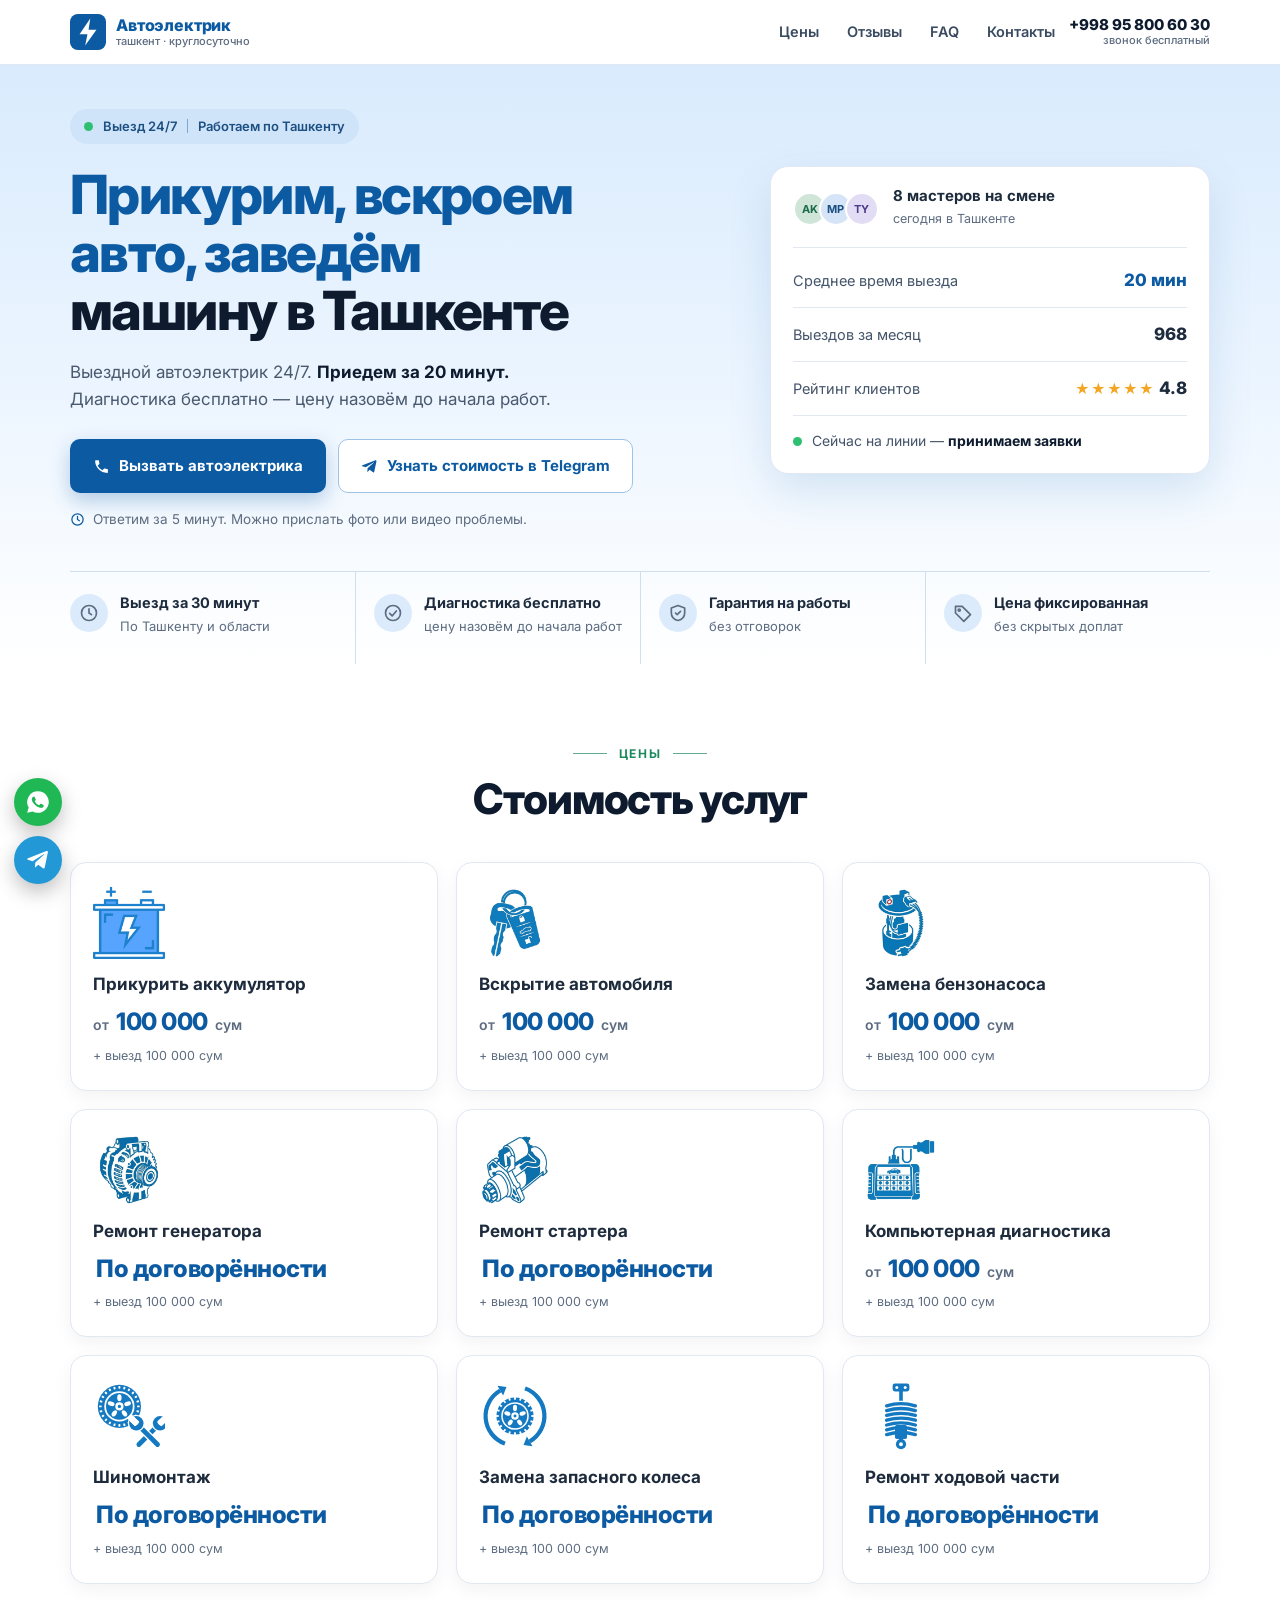
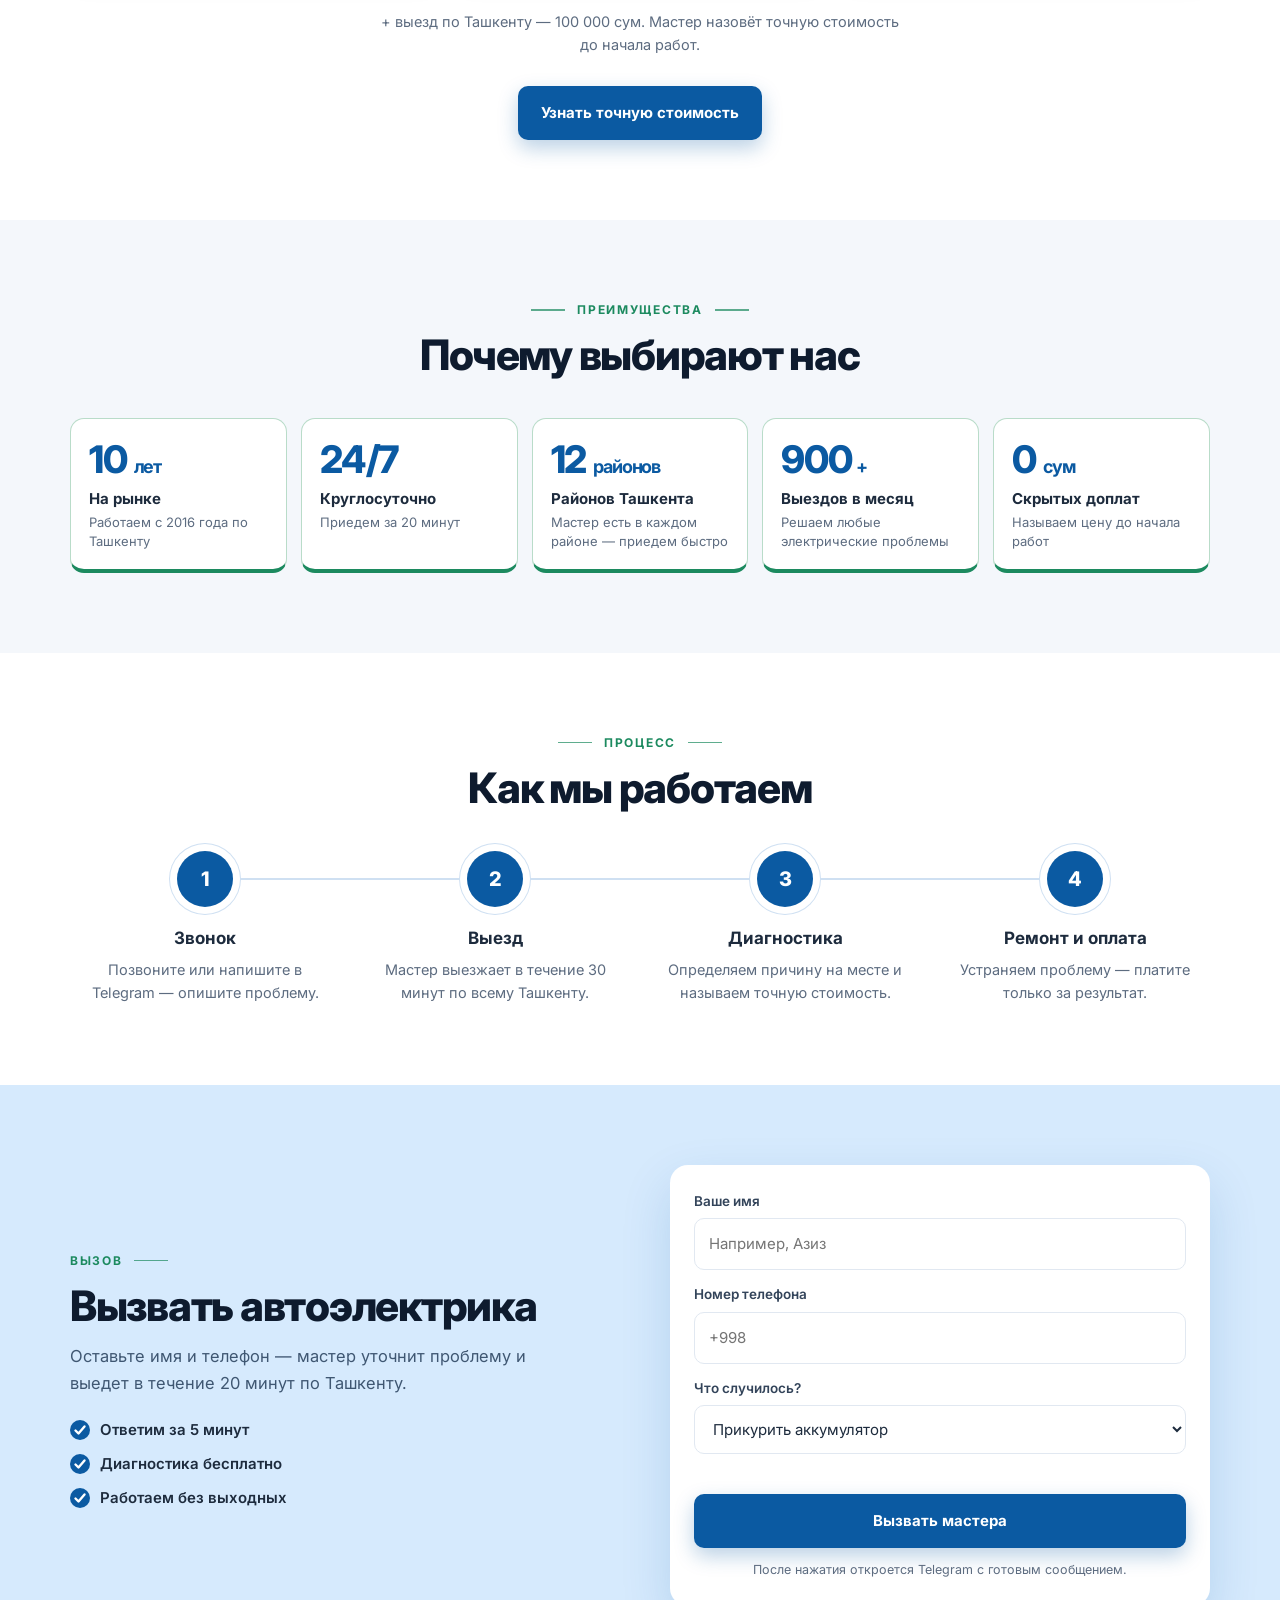
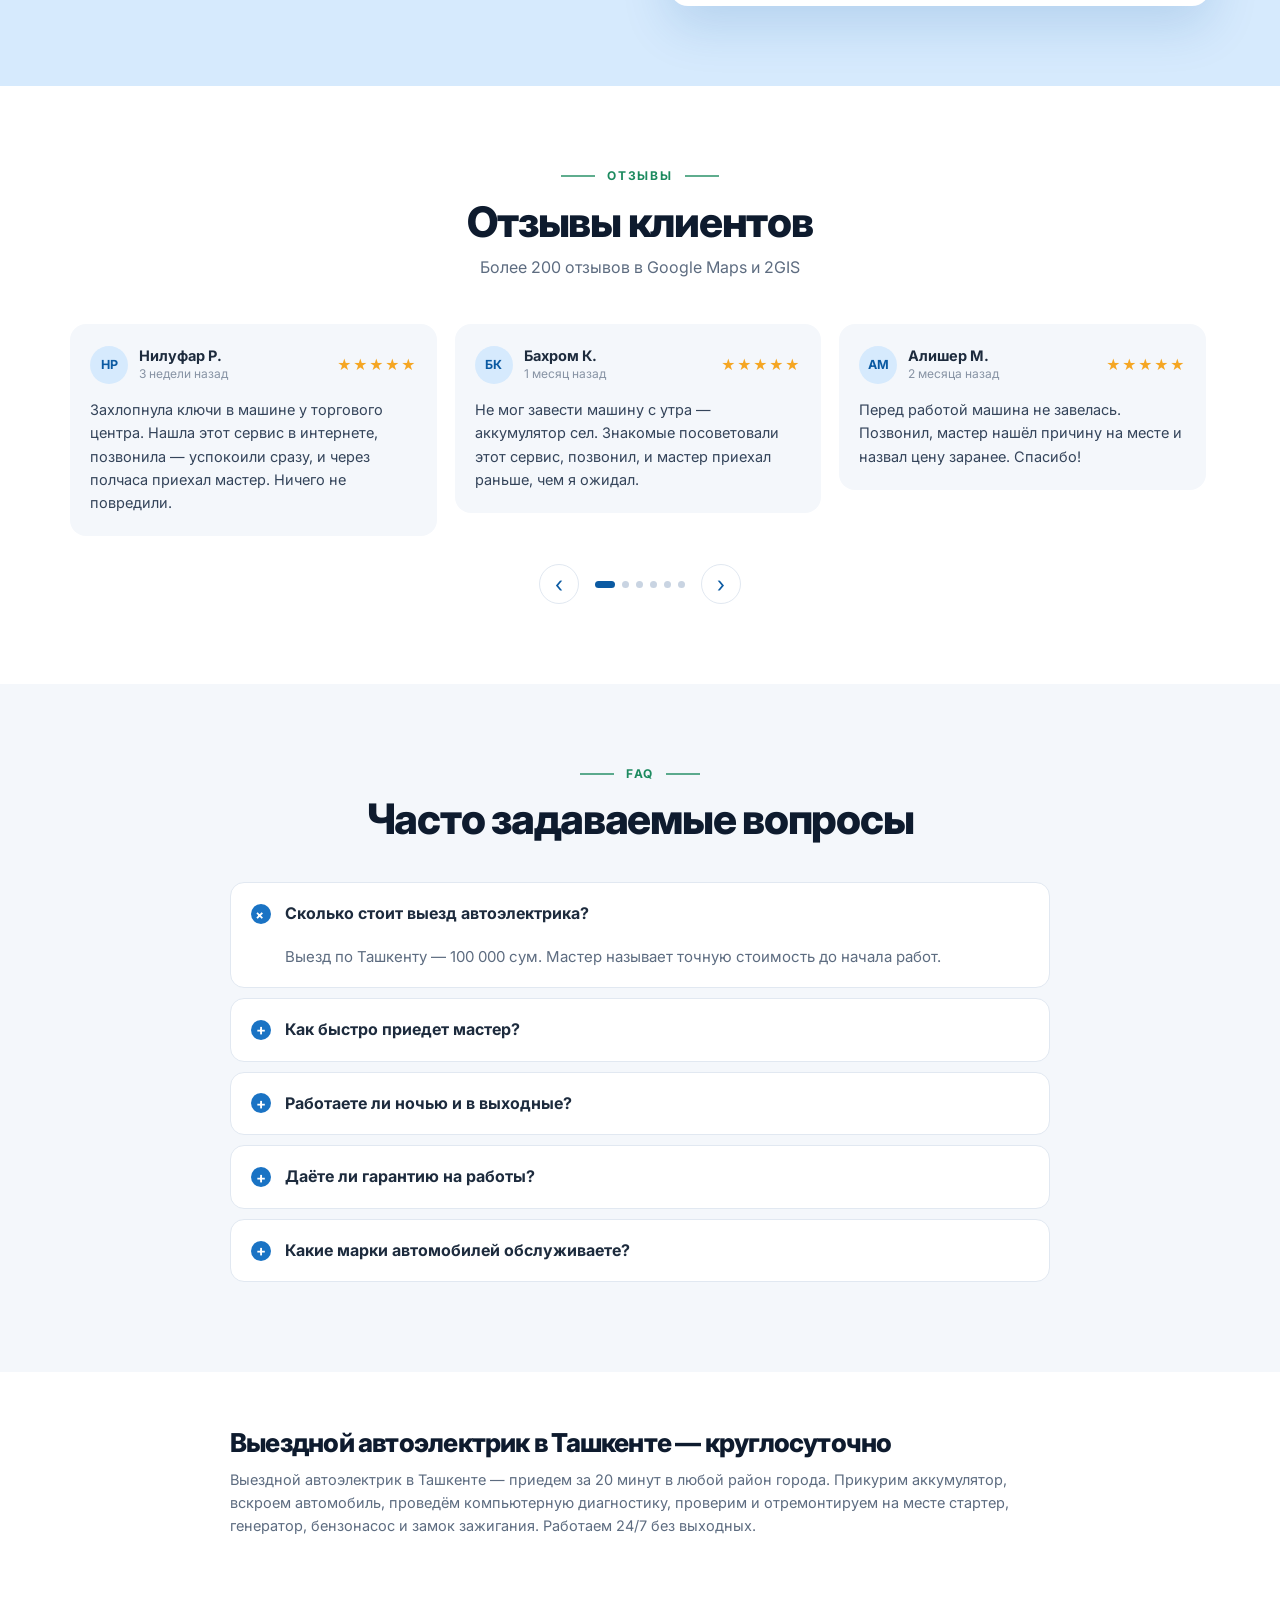
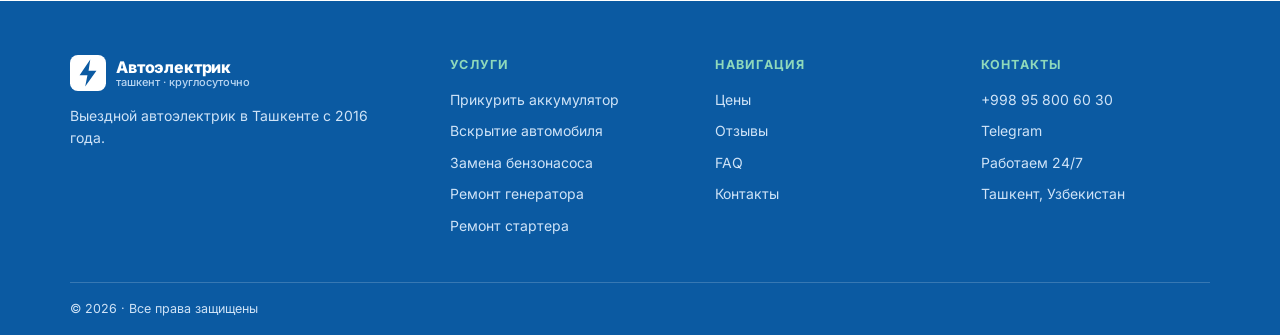
<file: index.html>
<!DOCTYPE html>
<html lang="ru">
<head>
<meta charset="UTF-8">
<meta name="viewport" content="width=device-width, initial-scale=1, viewport-fit=cover">
<title>Автоэлектрик Ташкент 24/7 — выездной автоэлектрик</title>
<meta name="description" content="Выездной автоэлектрик в Ташкенте 24/7: прикурить аккумулятор, вскрыть авто, ремонт стартера и генератора, шиномонтаж, ремонт ходовой части. Приедем за 20 минут.">
<meta name="theme-color" content="#0b5aa2">
<link rel="icon" href="data:image/svg+xml,%3Csvg xmlns='http://www.w3.org/2000/svg' viewBox='0 0 64 64'%3E%3Crect width='64' height='64' rx='14' fill='%230b5aa2'/%3E%3Cpath d='M36 8 17 36h14l-4 20 20-28H33z' fill='%23fff'/%3E%3C/svg%3E">
<link rel="preconnect" href="https://fonts.googleapis.com">
<link rel="preconnect" href="https://fonts.gstatic.com" crossorigin>
<link href="https://fonts.googleapis.com/css2?family=Inter:wght@400;500;600;700;800&display=swap" rel="stylesheet">
<link rel="stylesheet" href="style.css">
</head>
<body>

<header class="header" id="top">
  <div class="wrap header__in">
    <a href="#top" class="logo" aria-label="Avtoelektrik">
      <svg viewBox="0 0 64 64" width="36" height="36" aria-hidden="true"><rect width="64" height="64" rx="14" fill="#0b5aa2"/><path d="M36 8 17 36h14l-4 20 20-28H33z" fill="#fff"/></svg>
      <span class="logo__t"><b data-i18n="brand"></b><small data-i18n="logo_sub"></small></span>
    </a>
    <nav class="nav" id="nav">
      <a href="#prices" data-i18n="nav_prices"></a>
      <a href="#reviews" data-i18n="nav_reviews"></a>
      <a href="#faq" data-i18n="nav_faq"></a>
      <a href="#order" data-i18n="nav_contact"></a>
    </nav>
    <div class="header__r">
      <a class="hphone js-tel" href="tel:+998958006030">
        <b class="js-tel-text"></b>
        <small data-i18n="call_free"></small>
      </a>
    </div>
  </div>
</header>

<main>
<!-- HERO -->
<section class="hero">
  <div class="wrap hero__in">
    <div class="hero__l">
      <p class="badge"><span class="dot"></span><span data-i18n="badge1"></span><i></i><span data-i18n="badge2"></span></p>
      <h1><span class="blue" data-i18n="h1a"></span> <span data-i18n="h1b"></span></h1>
      <p class="lead" data-i18n-html="lead"></p>
      <div class="cta">
        <a class="btn btn--blue js-tel" href="tel:+998958006030">
          <svg viewBox="0 0 24 24" width="17" height="17"><path fill="currentColor" d="M6.6 10.8a15 15 0 0 0 6.6 6.6l2.2-2.2a1 1 0 0 1 1-.25 11.4 11.4 0 0 0 3.6.57 1 1 0 0 1 1 1V20a1 1 0 0 1-1 1A17 17 0 0 1 3 4a1 1 0 0 1 1-1h3.5a1 1 0 0 1 1 1c0 1.25.2 2.45.57 3.6a1 1 0 0 1-.25 1z"/></svg>
          <span data-i18n="cta_call"></span>
        </a>
        <a class="btn btn--line js-tg" href="#" target="_blank" rel="noopener">
          <svg viewBox="0 0 24 24" width="17" height="17"><path fill="currentColor" d="M21.9 4.3 18.7 19.4c-.2 1-.9 1.3-1.7.8l-4.8-3.5-2.3 2.2c-.3.3-.5.5-1 .5l.4-4.9 8.9-8c.4-.3-.1-.5-.6-.2L6.6 13.2 1.9 11.7c-1-.3-1-1 .2-1.5L20.4 3.1c.9-.3 1.6.2 1.5 1.2z"/></svg>
          <span data-i18n="cta_tg"></span>
        </a>
      </div>
      <p class="note"><svg viewBox="0 0 24 24" width="15" height="15" fill="none" stroke="currentColor" stroke-width="2" stroke-linecap="round"><circle cx="12" cy="12" r="9"/><path d="M12 7v5l3 2"/></svg><span data-i18n="note"></span></p>
    </div>

    <div class="hero__r">
      <div class="live">
        <div class="live__top">
          <div class="avs"><i>AK</i><i>MP</i><i>TY</i></div>
          <div><b id="liveMasters"></b><small data-i18n="live_today"></small></div>
        </div>
        <dl class="live__rows">
          <div><dt data-i18n="live_avg"></dt><dd class="blue" id="liveAvg"></dd></div>
          <div><dt data-i18n="live_month"></dt><dd id="liveMonth"></dd></div>
          <div><dt data-i18n="live_rating"></dt><dd><span class="stars">★★★★★</span> <span id="liveRating"></span></dd></div>
        </dl>
        <p class="live__on"><span class="dot"></span><span data-i18n-html="live_online"></span></p>
      </div>
    </div>
  </div>

  <div class="wrap">
    <ul class="feat" id="feat"></ul>
  </div>
</section>

<!-- PRICES -->
<section class="sec" id="prices">
  <div class="wrap">
    <div class="head"><p class="eyebrow" data-i18n="pr_eyebrow"></p><h2 data-i18n="pr_title"></h2></div>
    <div class="prices" id="prices-list"></div>
    <p class="pr__note" id="prNote"></p>
    <div class="center"><a class="btn btn--blue" href="#order" data-i18n="pr_cta"></a></div>
  </div>
</section>

<!-- ADVANTAGES -->
<section class="sec sec--soft" id="why">
  <div class="wrap">
    <div class="head"><p class="eyebrow" data-i18n="adv_eyebrow"></p><h2 data-i18n="adv_title"></h2></div>
    <div class="stats" id="stats"></div>
  </div>
</section>

<!-- PROCESS -->
<section class="sec" id="process">
  <div class="wrap">
    <div class="head"><p class="eyebrow" data-i18n="proc_eyebrow"></p><h2 data-i18n="proc_title"></h2></div>
    <ol class="steps" id="steps"></ol>
  </div>
</section>

<!-- ORDER -->
<section class="sec order" id="order">
  <div class="wrap order__in">
    <div class="order__l">
      <p class="eyebrow eyebrow--l" data-i18n="ord_eyebrow"></p>
      <h2 data-i18n="ord_title"></h2>
      <p class="order__lead" data-i18n="ord_lead"></p>
      <ul class="checks">
        <li data-i18n="ord_1"></li>
        <li data-i18n="ord_2"></li>
        <li data-i18n="ord_3"></li>
      </ul>
    </div>
    <form class="form" id="form" novalidate>
      <label><span data-i18n="f_name"></span><input type="text" id="fName" autocomplete="name" data-i18n-ph="f_name_ph"></label>
      <label><span data-i18n="f_phone"></span><input type="tel" id="fPhone" autocomplete="tel" inputmode="tel" placeholder="+998"></label>
      <label><span data-i18n="f_problem"></span><select id="fProblem"></select></label>
      <p class="form__err" id="fErr" role="alert"></p>
      <button class="btn btn--blue btn--block" type="submit" data-i18n="f_send"></button>
      <p class="form__tiny" data-i18n="f_tiny"></p>
    </form>
  </div>
</section>

<!-- REVIEWS -->
<section class="sec" id="reviews">
  <div class="wrap">
    <div class="head"><p class="eyebrow" data-i18n="rev_eyebrow"></p><h2 data-i18n="rev_title"></h2><p class="sub" data-i18n="rev_lead"></p></div>
    <div class="rev" id="rev"></div>
    <div class="rev__nav">
      <button type="button" id="revPrev" aria-label="Prev">‹</button>
      <div class="dots" id="dots"></div>
      <button type="button" id="revNext" aria-label="Next">›</button>
    </div>
  </div>
</section>

<!-- FAQ -->
<section class="sec sec--soft" id="faq">
  <div class="wrap faqw">
    <div class="head"><p class="eyebrow" data-i18n="faq_eyebrow"></p><h2 data-i18n="faq_title"></h2></div>
    <div class="faq" id="faq-list"></div>
  </div>
</section>

<!-- SEO -->
<section class="seo">
  <div class="wrap seo__in">
    <h2 data-i18n="seo_title"></h2>
    <p class="clamp" id="seoText" data-i18n="seo_text"></p>
    <button type="button" class="more" id="seoMore"></button>
  </div>
</section>
</main>

<footer class="footer">
  <div class="wrap footer__in">
    <div class="footer__brand">
      <a href="#top" class="logo logo--w">
        <svg viewBox="0 0 64 64" width="36" height="36" aria-hidden="true"><rect width="64" height="64" rx="14" fill="#fff"/><path d="M36 8 17 36h14l-4 20 20-28H33z" fill="#0b5aa2"/></svg>
        <span class="logo__t"><b data-i18n="brand"></b><small data-i18n="logo_sub"></small></span>
      </a>
      <p data-i18n="foot_text"></p>
    </div>
    <div><h3 data-i18n="foot_srv"></h3><ul id="foot-srv"></ul></div>
    <div><h3 data-i18n="foot_nav"></h3>
      <ul>
        <li><a href="#prices" data-i18n="nav_prices"></a></li>
        <li><a href="#reviews" data-i18n="nav_reviews"></a></li>
        <li><a href="#faq" data-i18n="nav_faq"></a></li>
        <li><a href="#order" data-i18n="nav_contact"></a></li>
      </ul>
    </div>
    <div><h3 data-i18n="foot_contact"></h3>
      <ul>
        <li><a class="js-tel" href="tel:+998958006030"><span class="js-tel-text"></span></a></li>
        <li><a class="js-tg" href="#" target="_blank" rel="noopener">Telegram</a></li>
        <li data-i18n="foot_hours"></li>
        <li data-i18n="foot_city"></li>
      </ul>
    </div>
  </div>
  <div class="wrap footer__bot">© <span id="year"></span> · <span data-i18n="rights"></span></div>
</footer>

<div class="float" aria-label="Contacts">
  <a class="float__b float__b--wa js-wa" href="#" target="_blank" rel="noopener" aria-label="WhatsApp"><svg viewBox="0 0 24 24" width="26" height="26"><path fill="currentColor" d="M12 2a10 10 0 0 0-8.6 15.1L2 22l5-1.3A10 10 0 1 0 12 2zm5.2 14.2c-.2.6-1.3 1.2-1.8 1.2-.5.1-1 .2-3.3-.7-2.8-1.2-4.6-4-4.7-4.2-.1-.2-1.1-1.5-1.1-2.8s.7-2 1-2.3c.2-.3.5-.3.7-.3h.5c.2 0 .4 0 .6.5l.8 2c.1.2.1.4 0 .5l-.3.5-.4.4c-.1.2-.3.3-.1.6.2.3.7 1.2 1.5 1.9 1 .9 1.9 1.2 2.2 1.3.3.1.4.1.6-.1l.8-1c.2-.3.4-.2.6-.1l1.9.9c.3.1.5.2.5.3.1.2.1.8-.1 1.3z"/></svg></a>
  <a class="float__b float__b--tg js-tg" href="#" target="_blank" rel="noopener" aria-label="Telegram"><svg viewBox="0 0 24 24" width="24" height="24"><path fill="currentColor" d="M21.9 4.3 18.7 19.4c-.2 1-.9 1.3-1.7.8l-4.8-3.5-2.3 2.2c-.3.3-.5.5-1 .5l.4-4.9 8.9-8c.4-.3-.1-.5-.6-.2L6.6 13.2 1.9 11.7c-1-.3-1-1 .2-1.5L20.4 3.1c.9-.3 1.6.2 1.5 1.2z"/></svg></a>
</div>
<div class="toast" id="toast" role="status"></div>

<script src="data.js"></script>
<script src="script.js"></script>
</body>
</html>
</file>
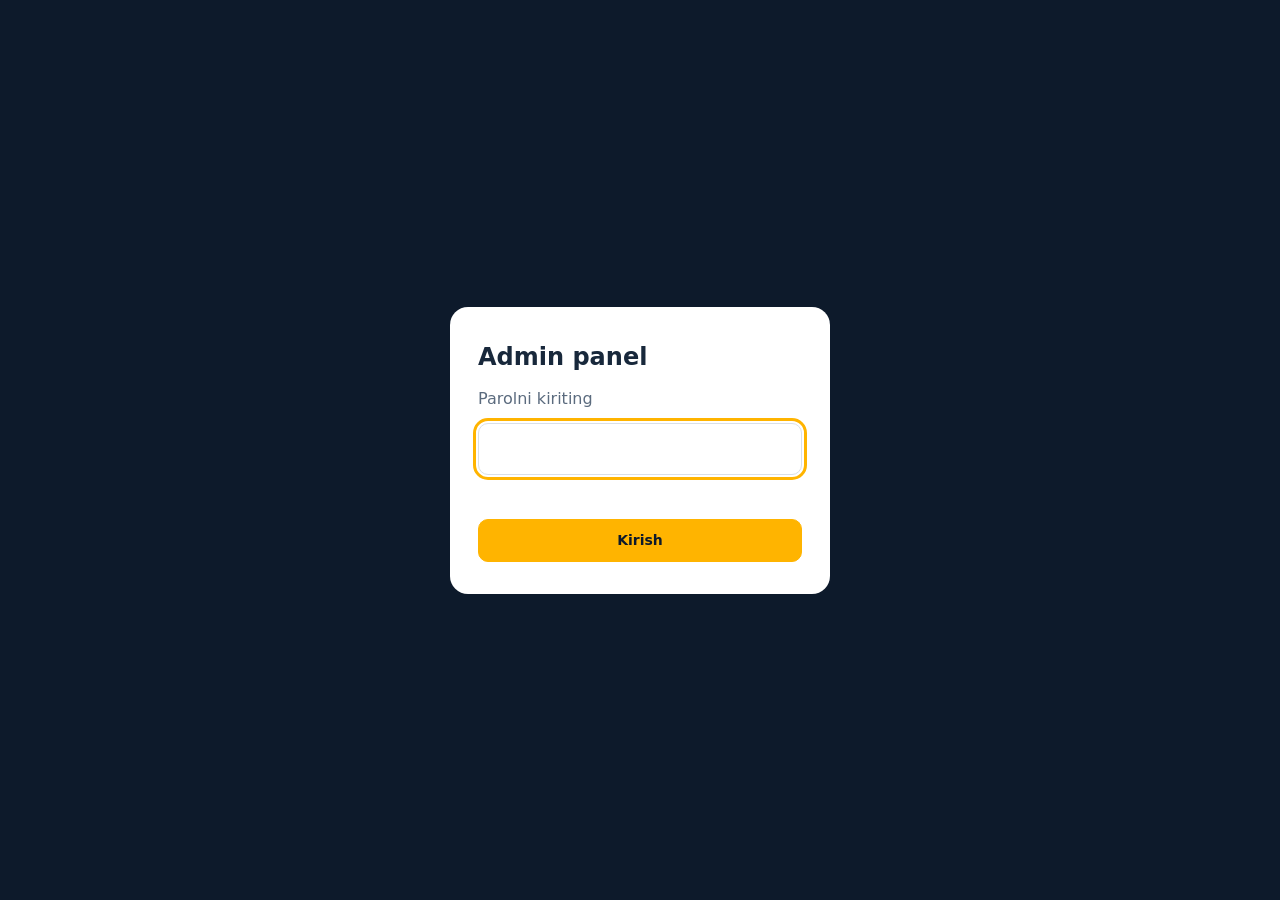
<file: admin.html>
<!DOCTYPE html>
<html lang="uz">
<head>
<meta charset="UTF-8">
<meta name="viewport" content="width=device-width, initial-scale=1">
<meta name="robots" content="noindex, nofollow">
<title>Admin panel — Avtoelektrik</title>
<link rel="stylesheet" href="admin.css">
</head>
<body>

<!-- login -->
<section class="login" id="login">
  <form class="login__box" id="loginForm">
    <h1>Admin panel</h1>
    <p>Parolni kiriting</p>
    <input type="password" id="pass" autocomplete="current-password" autofocus>
    <p class="err" id="loginErr"></p>
    <button class="btn btn--main" type="submit">Kirish</button>
  </form>
</section>

<!-- app -->
<div class="app" id="app" hidden>
  <header class="top">
    <div class="top__in">
      <strong>Avtoelektrik · admin</strong>
      <div class="top__btns">
        <button class="btn" id="btnPreview" type="button">Saytda ko‘rish</button>
        <button class="btn btn--main" id="btnDownload" type="button">data.js yuklab olish</button>
        <button class="btn btn--ghost" id="btnLogout" type="button">Chiqish</button>
      </div>
    </div>
    <nav class="tabs" id="tabs">
      <button data-tab="config" class="on">Aloqa</button>
      <button data-tab="services">Xizmatlar</button>
      <button data-tab="stats">Afzalliklar</button>
      <button data-tab="reviews">Sharhlar</button>
      <button data-tab="faq">Savollar</button>
      <button data-tab="help">Yordam</button>
    </nav>
  </header>

  <main class="main">
    <p class="state" id="state">O‘zgarish yo‘q</p>
    <div id="panel"></div>
  </main>
</div>

<div class="toast" id="toast" role="status"></div>
<script src="data.js"></script>
<script src="admin.js"></script>
</body>
</html>
</file>
<file: style.css>
:root{
  --blue:#0b5aa2;--blue-d:#084a86;--blue-l:#1a73c4;
  --sky:#d6eafd;--sky-2:#eaf4ff;
  --green:#1c8a5f;
  --navy:#0e1b2e;--text:#1d2b3d;--muted:#5d6c80;
  --line:#e1e8f1;--soft:#f4f7fb;--star:#f5a623;
  --f:'Inter',system-ui,-apple-system,'Segoe UI',Roboto,sans-serif;
}
*,*::before,*::after{box-sizing:border-box}
html{scroll-behavior:smooth;scroll-padding-top:72px;-webkit-text-size-adjust:100%}
body{margin:0;font-family:var(--f);color:var(--text);background:#fff;line-height:1.6;font-size:16px;overflow-x:hidden}
svg{display:block;max-width:100%}
a{color:inherit;text-decoration:none}
button,input,select{font:inherit;color:inherit}
ul,ol,dl,dd{margin:0;padding:0;list-style:none}
h1,h2,h3,p{margin:0}
:focus-visible{outline:3px solid var(--blue-l);outline-offset:3px;border-radius:8px}
.wrap{width:min(1140px,100% - 36px);margin-inline:auto}
.blue{color:var(--blue)}

/* buttons */
.btn{display:inline-flex;align-items:center;justify-content:center;gap:9px;border-radius:10px;padding:14px 22px;font-weight:700;font-size:15px;cursor:pointer;border:1.5px solid transparent;transition:.18s;text-align:center}
.btn--blue{background:var(--blue);color:#fff;box-shadow:0 8px 20px rgba(11,90,162,.28)}
.btn--blue:hover{background:var(--blue-d)}
.btn--line{background:#fff;color:var(--blue);border-color:#9cc3e8}
.btn--line:hover{border-color:var(--blue);background:var(--sky-2)}
.btn--block{width:100%}

/* header */
.header{position:sticky;top:0;z-index:50;background:rgba(255,255,255,.96);backdrop-filter:blur(10px);-webkit-backdrop-filter:blur(10px);border-bottom:1px solid var(--line);padding-top:env(safe-area-inset-top,0px)}
.header__in{display:flex;align-items:center;justify-content:space-between;gap:14px;height:64px}
.logo{display:flex;align-items:center;gap:10px}
.logo__t{display:flex;flex-direction:column;line-height:1.15}
.logo__t b{font-size:16px;font-weight:800;color:var(--blue);letter-spacing:-.01em}
.logo__t small{font-size:11px;color:var(--muted);font-weight:500}
.logo--w .logo__t b{color:#fff}.logo--w .logo__t small{color:#b9d6f2}
.nav{display:flex;gap:28px;margin-left:auto}
.nav a{font-weight:600;font-size:14.5px;color:#3a4b61}
.nav a:hover{color:var(--blue)}
.header__r{display:flex;align-items:center;gap:14px}
.hphone{display:flex;flex-direction:column;align-items:flex-end;line-height:1.2}
.hphone b{font-size:15px;font-weight:800;color:var(--navy);white-space:nowrap}
.hphone small{font-size:11px;color:var(--muted);font-weight:500}

/* hero */
.hero{background:linear-gradient(180deg,#d9ebfd 0%,#ecf5ff 55%,#fff 100%);padding:44px 0 0}
.hero__in{display:grid;grid-template-columns:1.15fr .85fr;gap:48px;align-items:center}
.badge{display:inline-flex;align-items:center;gap:10px;background:#cfe4f9;color:#1c4f82;font-size:13px;font-weight:600;padding:7px 14px;border-radius:99px;margin-bottom:22px}
.badge span{white-space:nowrap}
.badge i{width:1px;height:14px;background:#7fa8d1}
.dot{width:9px;height:9px;border-radius:50%;background:#2fbf71;flex:none;animation:pulse 2s infinite}
@keyframes pulse{0%{box-shadow:0 0 0 0 rgba(47,191,113,.55)}70%,100%{box-shadow:0 0 0 9px rgba(47,191,113,0)}}
.hero h1{font-size:clamp(28px,5vw,54px);font-weight:800;line-height:1.08;letter-spacing:-.03em;color:var(--navy);margin-bottom:18px;text-wrap:balance}
.lead{font-size:17px;color:#4a5a6e;max-width:520px;margin-bottom:26px}
.lead b{color:var(--navy)}
.cta{display:flex;flex-wrap:wrap;gap:12px;margin-bottom:16px}
.note{display:flex;gap:8px;align-items:flex-start;font-size:13.5px;color:var(--muted);max-width:460px}
.note svg{color:var(--blue);margin-top:3px;flex:none}

.live{background:#fff;border:1px solid var(--line);border-radius:18px;padding:20px 22px;box-shadow:0 18px 44px rgba(11,90,162,.13);max-width:440px;margin-left:auto}
.live__top{display:flex;align-items:center;gap:14px;padding-bottom:16px;margin-bottom:6px;border-bottom:1px solid var(--line)}
.avs{display:flex}
.avs i{width:34px;height:34px;border-radius:50%;background:#cfe5d8;color:#1c6b49;font:700 11px var(--f);font-style:normal;display:grid;place-items:center;border:2px solid #fff;margin-left:-8px}
.avs i:first-child{margin-left:0}
.avs i:nth-child(2){background:#d6e4f7;color:#1c4f82}
.avs i:nth-child(3){background:#e3dcf5;color:#4d3a8a}
.live__top b{display:block;font-size:15px;line-height:1.2}
.live__top small{font-size:12.5px;color:var(--muted)}
.live__rows>div{display:flex;justify-content:space-between;align-items:center;padding:13px 0;border-bottom:1px solid var(--line);font-size:14.5px}
.live__rows dt{color:#44546a}
.live__rows dd{font-weight:800;font-size:17px}
.stars{color:var(--star);letter-spacing:1px;font-size:14px}
.live__on{display:flex;align-items:center;gap:10px;padding-top:14px;font-size:14px;color:#44546a}
.live__on b{color:var(--navy)}

.feat{display:grid;grid-template-columns:repeat(4,1fr);margin-top:40px;border-top:1px solid #cfdff0}
.feat li{display:flex;gap:12px;align-items:flex-start;padding:22px 16px 26px 0}
.feat li+li{padding-left:18px;border-left:1px solid #cfdff0}
.feat__ic{width:38px;height:38px;border-radius:50%;background:#dcebfb;color:var(--blue);display:grid;place-items:center;flex:none}
.feat b{display:block;font-size:14.5px;line-height:1.3}
.feat span{font-size:13px;color:var(--muted)}

/* sections */
.sec{padding:80px 0}
.sec--soft{background:var(--soft)}
.head{text-align:center;max-width:620px;margin:0 auto 40px}
.eyebrow{display:flex;align-items:center;justify-content:center;gap:12px;font-size:12px;font-weight:700;letter-spacing:.14em;text-transform:uppercase;color:var(--green);margin-bottom:12px}
.eyebrow::before,.eyebrow::after{content:"";width:34px;height:1.5px;background:currentColor;opacity:.7}
.eyebrow--l{justify-content:flex-start}.eyebrow--l::before{display:none}
.head h2,.order h2,.seo h2{font-size:clamp(28px,3.6vw,42px);font-weight:800;line-height:1.12;letter-spacing:-.03em;color:var(--navy);text-wrap:balance}
.sub{margin-top:10px;color:var(--muted)}
.center{text-align:center;margin-top:30px}

/* prices */
.prices{display:grid;grid-template-columns:repeat(3,1fr);gap:18px}
.pc{background:#fff;border:1px solid var(--line);border-radius:16px;padding:24px 22px;box-shadow:0 6px 18px rgba(14,27,46,.05);transition:.2s}
.pc:hover{border-color:#9cc3e8;box-shadow:0 14px 32px rgba(11,90,162,.12)}
.pc__ic{width:72px;height:72px;margin-bottom:14px}
.pc__ic img{width:100%;height:100%;object-fit:contain;display:block}
.pc h3{font-size:17px;font-weight:700;margin-bottom:8px;line-height:1.3}
.pc__p{font-size:14px;color:var(--muted);font-weight:600}
.pc__p b{font-size:24px;font-weight:800;color:var(--blue);letter-spacing:-.02em;margin:0 3px}
.pc__t{font-size:19px;font-weight:800;color:var(--blue);letter-spacing:-.01em}
.pc__f{font-size:12.5px;color:var(--muted);margin-top:4px}
.pr__note{text-align:center;color:var(--muted);font-size:14.5px;margin-top:26px;max-width:520px;margin-inline:auto}
svg .l{fill:#cfe5fa;stroke:var(--blue);stroke-width:2.4;stroke-linejoin:round}
svg .w{fill:#fff;stroke:var(--blue);stroke-width:2.4;stroke-linejoin:round}
svg .k{fill:var(--blue)}
svg .s{fill:none;stroke:var(--blue);stroke-width:2.4;stroke-linecap:round;stroke-linejoin:round}

/* stats */
.stats{display:grid;grid-template-columns:repeat(5,1fr);gap:14px}
.st{background:#fff;border:1.5px solid #b9dcc9;border-bottom:4px solid var(--green);border-radius:14px;padding:20px 18px 18px}
.st__n{font-size:38px;font-weight:800;color:var(--blue);letter-spacing:-.03em;line-height:1.1}
.st__n small{font-size:18px;font-weight:700;margin-left:4px}
.st b{display:block;font-size:15px;margin-top:6px}
.st p{font-size:13px;color:var(--muted);margin-top:2px;line-height:1.45}

/* steps */
.steps{display:grid;grid-template-columns:repeat(4,1fr);gap:20px;counter-reset:s;position:relative}
.steps::before{content:"";position:absolute;left:12%;right:12%;top:27px;height:2px;background:#cfe0f2}
.steps li{position:relative;text-align:center;padding:0 8px}
.steps li::before{counter-increment:s;content:counter(s);display:grid;place-items:center;width:56px;height:56px;border-radius:50%;background:var(--blue);color:#fff;font-weight:800;font-size:20px;margin:0 auto 18px;position:relative;box-shadow:0 0 0 7px #fff,0 0 0 8px #cfe0f2}
.steps h3{font-size:17px;font-weight:700;margin-bottom:6px}
.steps p{font-size:14.5px;color:var(--muted)}

/* order */
.order{background:var(--sky)}
.order__in{display:grid;grid-template-columns:1fr 1fr;gap:60px;align-items:center}
.order__lead{margin-top:14px;color:#3f5772;font-size:16.5px;max-width:460px}
.checks{margin-top:22px}
.checks li{position:relative;padding-left:30px;margin-bottom:10px;font-weight:600;font-size:15px}
.checks li::before{content:"";position:absolute;left:0;top:2px;width:20px;height:20px;border-radius:50%;background:var(--blue) url("data:image/svg+xml,%3Csvg xmlns='http://www.w3.org/2000/svg' viewBox='0 0 20 20'%3E%3Cpath d='m5.5 10.5 3 3 6-7' fill='none' stroke='white' stroke-width='2.4' stroke-linecap='round' stroke-linejoin='round'/%3E%3C/svg%3E") center/contain no-repeat}
.form{background:#fff;border-radius:18px;padding:26px 24px;box-shadow:0 20px 50px rgba(11,90,162,.16)}
.form label{display:block;margin-bottom:14px}
.form label span{display:block;font-size:13.5px;font-weight:600;margin-bottom:6px;color:#33445a}
.form input,.form select{width:100%;padding:13px 14px;border:1.5px solid var(--line);border-radius:10px;background:#fff;font-size:15px}
.form input:focus,.form select:focus{outline:none;border-color:var(--blue-l);box-shadow:0 0 0 3px rgba(26,115,196,.18)}
.form input.bad{border-color:#d93a3f}
.form__err{color:#c62f34;font-size:13px;font-weight:600;min-height:20px;margin-bottom:6px}
.form__tiny{margin-top:12px;font-size:12.5px;color:var(--muted);text-align:center}

/* reviews */
.rev{display:flex;gap:18px;overflow-x:auto;scroll-snap-type:x mandatory;scrollbar-width:none;padding:4px 2px 8px}
.rev::-webkit-scrollbar{display:none}
.rv{flex:0 0 calc((100% - 36px)/3);scroll-snap-align:start;background:var(--soft);border-radius:16px;padding:22px 20px;display:flex;flex-direction:column;align-self:flex-start}
.rv__top{display:flex;align-items:center;gap:11px;margin-bottom:14px}
.rv__av{width:38px;height:38px;border-radius:50%;background:#d6eafd;color:var(--blue);display:grid;place-items:center;font-weight:700;font-size:12.5px;flex:none}
.rv__n{font-weight:700;font-size:14.5px;line-height:1.2}
.rv__d{font-size:12px;color:#8793a4}
.rv .stars{margin-left:auto}
.rv p{font-size:14.5px;color:#34445a}
.clamp{display:-webkit-box;-webkit-line-clamp:5;-webkit-box-orient:vertical;overflow:hidden}
.clamp.open{display:block}
.more{border:0;background:none;color:var(--green);font-weight:700;font-size:13.5px;padding:8px 0 0;cursor:pointer;text-align:left}
.more[hidden]{display:none}
.rev__nav{display:flex;align-items:center;justify-content:center;gap:16px;margin-top:20px}
.rev__nav>button{width:40px;height:40px;border-radius:50%;border:1.5px solid var(--line);background:#fff;font-size:22px;line-height:1;cursor:pointer;color:var(--blue)}
.rev__nav>button:hover{border-color:var(--blue)}
.dots{display:flex;gap:7px}
.dots i{width:7px;height:7px;border-radius:50%;background:#c9d4e2;cursor:pointer;transition:.2s}
.dots i.is-on{background:var(--blue);width:20px;border-radius:99px}

/* faq */
.faqw{max-width:820px}
.faq details{background:#fff;border:1px solid var(--line);border-radius:14px;margin-bottom:10px}
.faq summary{list-style:none;cursor:pointer;padding:18px 20px;font-weight:700;display:flex;gap:14px;align-items:center}
.faq summary::-webkit-details-marker{display:none}
.faq summary::before{content:"+";flex:none;width:20px;height:20px;border-radius:50%;background:var(--blue-l);color:#fff;display:grid;place-items:center;font-size:15px;line-height:1;font-weight:700;transition:transform .25s}
.faq details[open] summary::before{transform:rotate(45deg)}
.faq details p{padding:0 20px 18px 54px;color:var(--muted);font-size:15px}

/* seo */
.seo{padding:56px 0 64px}
.seo__in{max-width:820px}
.seo h2{font-size:clamp(20px,2.4vw,26px);margin-bottom:10px}
.seo p{color:var(--muted);font-size:14.5px}
.seo .clamp{-webkit-line-clamp:3}

/* footer */
.footer{background:var(--blue);color:#cfe3f7;padding:54px 0 0}
.footer__in{display:grid;grid-template-columns:1.5fr 1fr 1fr 1fr;gap:36px;padding-bottom:36px}
.footer h3{font-size:12.5px;font-weight:700;letter-spacing:.1em;text-transform:uppercase;color:#8fd9bb;margin-bottom:14px}
.footer li{margin-bottom:9px;font-size:14px}
.footer a:hover{color:#fff;text-decoration:underline}
.footer__brand p{margin-top:14px;font-size:14px;max-width:300px}
.footer__bot{border-top:1px solid rgba(255,255,255,.18);padding:16px 0 calc(16px + env(safe-area-inset-bottom,0px));font-size:12.5px}

/* floating */
.float{position:fixed;left:14px;bottom:calc(16px + env(safe-area-inset-bottom,0px));display:flex;flex-direction:column;gap:10px;z-index:60}
.float__b{width:48px;height:48px;border-radius:50%;display:grid;place-items:center;color:#fff;box-shadow:0 8px 20px rgba(0,0,0,.25);transition:transform .2s}
.float__b:hover{transform:scale(1.08)}
.float__b--wa{background:#1fb855}
.float__b--tg{background:#2299d6}

.toast{position:fixed;left:50%;bottom:90px;transform:translate(-50%,30px);background:var(--navy);color:#fff;padding:12px 18px;border-radius:10px;font-weight:600;font-size:14px;opacity:0;pointer-events:none;transition:.3s;z-index:80;max-width:90vw;text-align:center}
.toast.show{opacity:1;transform:translate(-50%,0)}

/* responsive */
@media (max-width:1020px){
  .hero__in,.order__in{grid-template-columns:1fr;gap:30px}
  .live{margin:0;max-width:none}
  .prices{grid-template-columns:repeat(2,1fr)}
  .stats{grid-template-columns:repeat(3,1fr)}
  .rv{flex-basis:calc((100% - 18px)/2)}
  .footer__in{grid-template-columns:1fr 1fr}
}
@media (max-width:760px){
  .nav{display:none}
  .header__r{margin-left:auto}
}
@media (max-width:640px){
  .hero{padding-top:30px}
  .sec{padding:56px 0}
  .head{margin-bottom:28px}
  .btn{width:100%}
  .feat{grid-template-columns:1fr 1fr}
  .feat li{padding:18px 10px 18px 0}
  .feat li+li{padding-left:0;border-left:0}
  .feat li:nth-child(even){padding-left:14px;border-left:1px solid #cfdff0}
  .feat li:nth-child(n+3){border-top:1px solid #cfdff0}
  .prices{grid-template-columns:1fr}
  .stats{grid-template-columns:1fr 1fr;gap:12px}
  .st:last-child:nth-child(odd){grid-column:1/-1}
  .steps{grid-template-columns:1fr 1fr;row-gap:30px}
  .steps::before{display:none}
  .rv{flex-basis:88%}
  .footer__in{grid-template-columns:1fr}
  .hphone small{display:none}
  .logo__t small{display:none}
  .header__r{gap:10px}
  .form{padding:22px 18px}
}
@media (max-width:480px){.header__in{gap:8px}.header__r{gap:8px}.logo{gap:8px}.logo svg{width:32px;height:32px}.logo__t b{font-size:14px}.hphone b{font-size:13px}}
@media (max-width:380px){.hphone b{font-size:13px}}
@media (prefers-reduced-motion:reduce){html{scroll-behavior:auto}*,*::before,*::after{animation:none!important;transition:none!important}}
</file>
<file: admin.css>
:root{--ink:#0d1a2b;--ink2:#14263d;--amber:#ffb400;--paper:#eef2f6;--line:#d9e0e8;--muted:#5b6b7e;--red:#c62f34}
*{box-sizing:border-box}
body{margin:0;font-family:'Manrope',system-ui,-apple-system,'Segoe UI',Roboto,sans-serif;background:var(--paper);color:#18283b;line-height:1.5}
button,input,select,textarea{font:inherit;color:inherit}
[hidden]{display:none!important}
:focus-visible{outline:3px solid var(--amber);outline-offset:2px}

.btn{border:1.5px solid var(--line);background:#fff;color:#18283b;border-radius:10px;padding:10px 16px;font-weight:700;cursor:pointer;font-size:14px;transition:.15s}
.btn:hover{border-color:var(--amber)}
.btn--main{background:var(--amber);border-color:var(--amber);color:var(--ink)}
.btn--main:hover{background:#ffc93c}
.btn--ghost{background:none;color:#cfdbe9;border-color:rgba(255,255,255,.25)}
.btn--danger{color:var(--red)}
.btn--sm{padding:6px 10px;font-size:13px}

.login{min-height:100vh;display:grid;place-items:center;background:var(--ink);padding:20px}
.login__box{background:#fff;border-radius:18px;padding:32px 28px;width:min(380px,100%);display:grid;gap:12px}
.login__box h1{margin:0;font-size:24px}
.login__box p{margin:0;color:var(--muted)}
.login__box input{padding:13px 14px;border:1.5px solid var(--line);border-radius:10px;font-size:16px}
.err{color:var(--red)!important;font-weight:700;min-height:20px}

.top{position:sticky;top:0;background:var(--ink);color:#fff;z-index:10}
.top__in{max-width:980px;margin:auto;padding:12px 20px;display:flex;justify-content:space-between;align-items:center;gap:12px;flex-wrap:wrap}
.top__btns{display:flex;gap:8px;flex-wrap:wrap}
.tabs{max-width:980px;margin:auto;padding:0 20px;display:flex;gap:4px;overflow-x:auto}
.tabs button{background:none;border:0;color:#9db0c6;padding:12px 14px;font-weight:700;cursor:pointer;border-bottom:3px solid transparent;white-space:nowrap}
.tabs button.on{color:#fff;border-bottom-color:var(--amber)}

.main{max-width:980px;margin:auto;padding:20px 20px 80px}
.state{margin:0 0 16px;font-size:13.5px;font-weight:700;color:var(--muted)}
.state.dirty{color:#a86b00}

.box{background:#fff;border:1px solid var(--line);border-radius:14px;padding:20px;margin-bottom:14px}
.box h2{margin:0 0 4px;font-size:18px}
.box>p{margin:0 0 16px;color:var(--muted);font-size:14px}
.grid{display:grid;grid-template-columns:1fr 1fr;gap:12px}
.grid .full{grid-column:1/-1}
label{display:block;font-size:13px;font-weight:700;color:var(--muted)}
label input,label select,label textarea{display:block;width:100%;margin-top:5px;padding:10px 12px;border:1.5px solid var(--line);border-radius:9px;background:#fff;font-weight:500;color:#18283b;font-size:15px}
label textarea{min-height:76px;resize:vertical}
label input:focus,label select:focus,label textarea:focus{outline:none;border-color:var(--amber);box-shadow:0 0 0 3px rgba(255,180,0,.22)}
.hint{font-weight:500;font-size:12.5px;color:var(--muted);margin-top:4px}

.item{background:#fff;border:1px solid var(--line);border-radius:14px;margin-bottom:12px;overflow:hidden}
.item__bar{display:flex;align-items:center;gap:8px;padding:10px 14px;background:#f6f8fb;border-bottom:1px solid var(--line)}
.item__bar b{flex:1;font-size:14.5px;white-space:nowrap;overflow:hidden;text-overflow:ellipsis}
.item__body{padding:16px 14px 14px}
.col-t{font-size:12px;font-weight:800;letter-spacing:.02em;color:var(--ink);margin:0 0 8px;display:flex;align-items:center;gap:6px}
.col-t i{background:var(--amber);border-radius:5px;padding:1px 7px;font-style:normal}
.add{width:100%;padding:14px;border:2px dashed #b9c5d3;background:none;border-radius:14px;font-weight:800;cursor:pointer;color:var(--ink)}
.add:hover{border-color:var(--amber);background:#fff9e8}

.help li{margin-bottom:8px}
.help code{background:#eef2f6;padding:1px 6px;border-radius:5px;font-size:13px}
.help .warn{background:#fff4d6;border:1px solid #f0cf7a;border-radius:10px;padding:12px 14px;margin-top:14px;font-size:14px}

.toast{position:fixed;left:50%;bottom:24px;transform:translate(-50%,30px);background:var(--ink);color:#fff;padding:12px 18px;border-radius:10px;font-weight:700;font-size:14px;opacity:0;pointer-events:none;transition:.3s;z-index:50}
.toast.show{opacity:1;transform:translate(-50%,0)}

@media (max-width:640px){.grid{grid-template-columns:1fr}.top__btns .btn{padding:8px 12px}}
</file>
